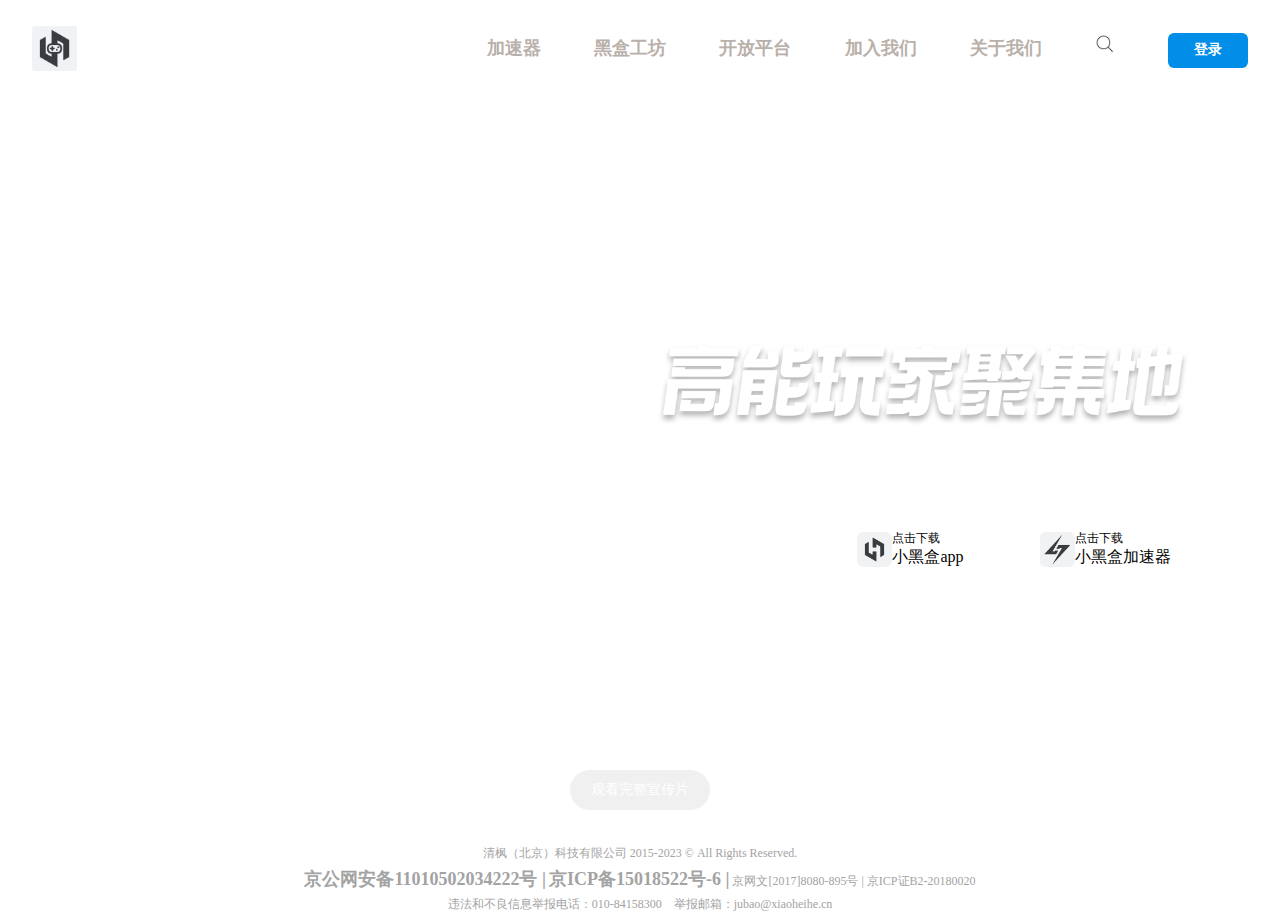
<file: index.html>
<!DOCTYPE html>
<html lang="en">
    <head>
        <meta charset="UTF-8" />
        <meta http-equiv="X-UA-Compatible" content="IE=edge" />
        <meta name="viewport" content="width=device-width, initial-scale=1.0" />
        <title>小黑盒 - 高能玩家聚集地</title>
        <link rel="shortcut icon" sizes="48*48" href="img/heybox_bbs_128_128.png" />
        <link rel="stylesheet" href="css/blackbox-index.css" />
        <link rel="stylesheet" href="css/bootstrap-theme.css" />
        <style></style>
    </head>
    <body>
        <div class="app">
            <!-- <div class="laugh">EN</div> -->
            <div class="center">
                <!-- 一楼 header -->
                <div class="header">
                    <div class="logo">
                        <img src="img/logo-header.png" alt="" />
                    </div>
                    <div class="navbox">
                        <div class="nav-item">
                            <ul>
                                <li style="color: #ffffff">首页</li>
                                <li><a href="blackbox-accelerator.html">加速器</a> </li>
                                <li><a href="blackbox-workshop.html">黑盒工坊</a> </li>
                                <li>开放平台</li>
                                <li><a href="blackbox-staff.html">加入我们</a> </li>
                                <li><a href="blackbox-information.html"> 关于我们</a></li>
                                <li class="serch">
                                    <img src="img/serch.png" alt="" />
                                </li>
                                <li><div class="login">登录</div></li>
                            </ul>
                        </div>
                    </div>
                </div>

                <!-- 主体 main 中间文字部分-->
                <main>
                    <div></div>
                    <div class="main-box">
                        <div class="txt01">
                            <img src="img/text01.png" alt="" />
                        </div>
                        <p>百科工具、战绩查询、圈内要闻、游戏资讯、内容社区、便利商城，</p>
                        <p>专业定制、高度集成，一站变身玩家达人！</p>
                        <!-- 下载项 -->
                        <div class="download">
                            <div class="download-box">
                                <div class="xhhapp">
                                    <img src="img/logoapp.png" alt="" />
                                    <div class="apptxt">
                                        <p>点击下载</p>
                                        <p class="btxt">小黑盒app</p>
                                    </div>
                                </div>
                                <div class="xhhjsq">
                                    <img src="img/xhhjsq.png" alt="" />
                                    <div class="appjsq">
                                        <p>点击下载</p>
                                        <p class="btxt">小黑盒加速器</p>
                                    </div>
                                </div>
                                <!-- 悬浮下载项 -->
                                <div class="xhhapp-01">
                                    <img src="img/ewm.png" alt="" />
                                    <div class="downbox">
                                        <div class="appled pic">
                                            <img src="img/apple.png" alt="" />
                                            <span>IOS下载</span>
                                        </div>
                                        <div class="android pic">
                                            <img src="img/andriod.png" alt="" />
                                            <span>Android下载</span>
                                        </div>
                                    </div>
                                </div>
                            </div>
                        </div>
                    </div>
                </main>
                <!-- 底部信息 -->
                <footer></footer>
                <div class="txt">
                    <div class="dxcp"><span class="xcp">观看完整宣传片</span></div>
                    <p>清枫（北京）科技有限公司 2015-2023 © All Rights Reserved.</p>
                    <a href="#">京公网安备11010502034222号 |</a>
                    <a href="#">京ICP备15018522号-6 |</a>
                    <span></span>
                    <span>京网文[2017]8080-895号 | 京ICP证B2-20180020</span>
                    <p>违法和不良信息举报电话：010-84158300　举报邮箱：jubao@xiaoheihe.cn</p>
                </div>
            </div>
        </div>
        <!-- 背景横幅 -->
        <div class="video-box .container">
            <video
                src="https://cdn.max-c.com/static/video/xiaoheihe_video_s.mp4"
                autoplay="autoplay"
                width="100%"
                loop="loop"
                muted="muted"
                poster="https://cdn.max-c.com/heybox/dailynews/img/7a4d601b5f9797705f12a895c9a8e2d0.jpg"
            >
                抱歉，您的浏览器不支持内嵌视频
            </video>
        </div>
    </body>
</html>
</file>
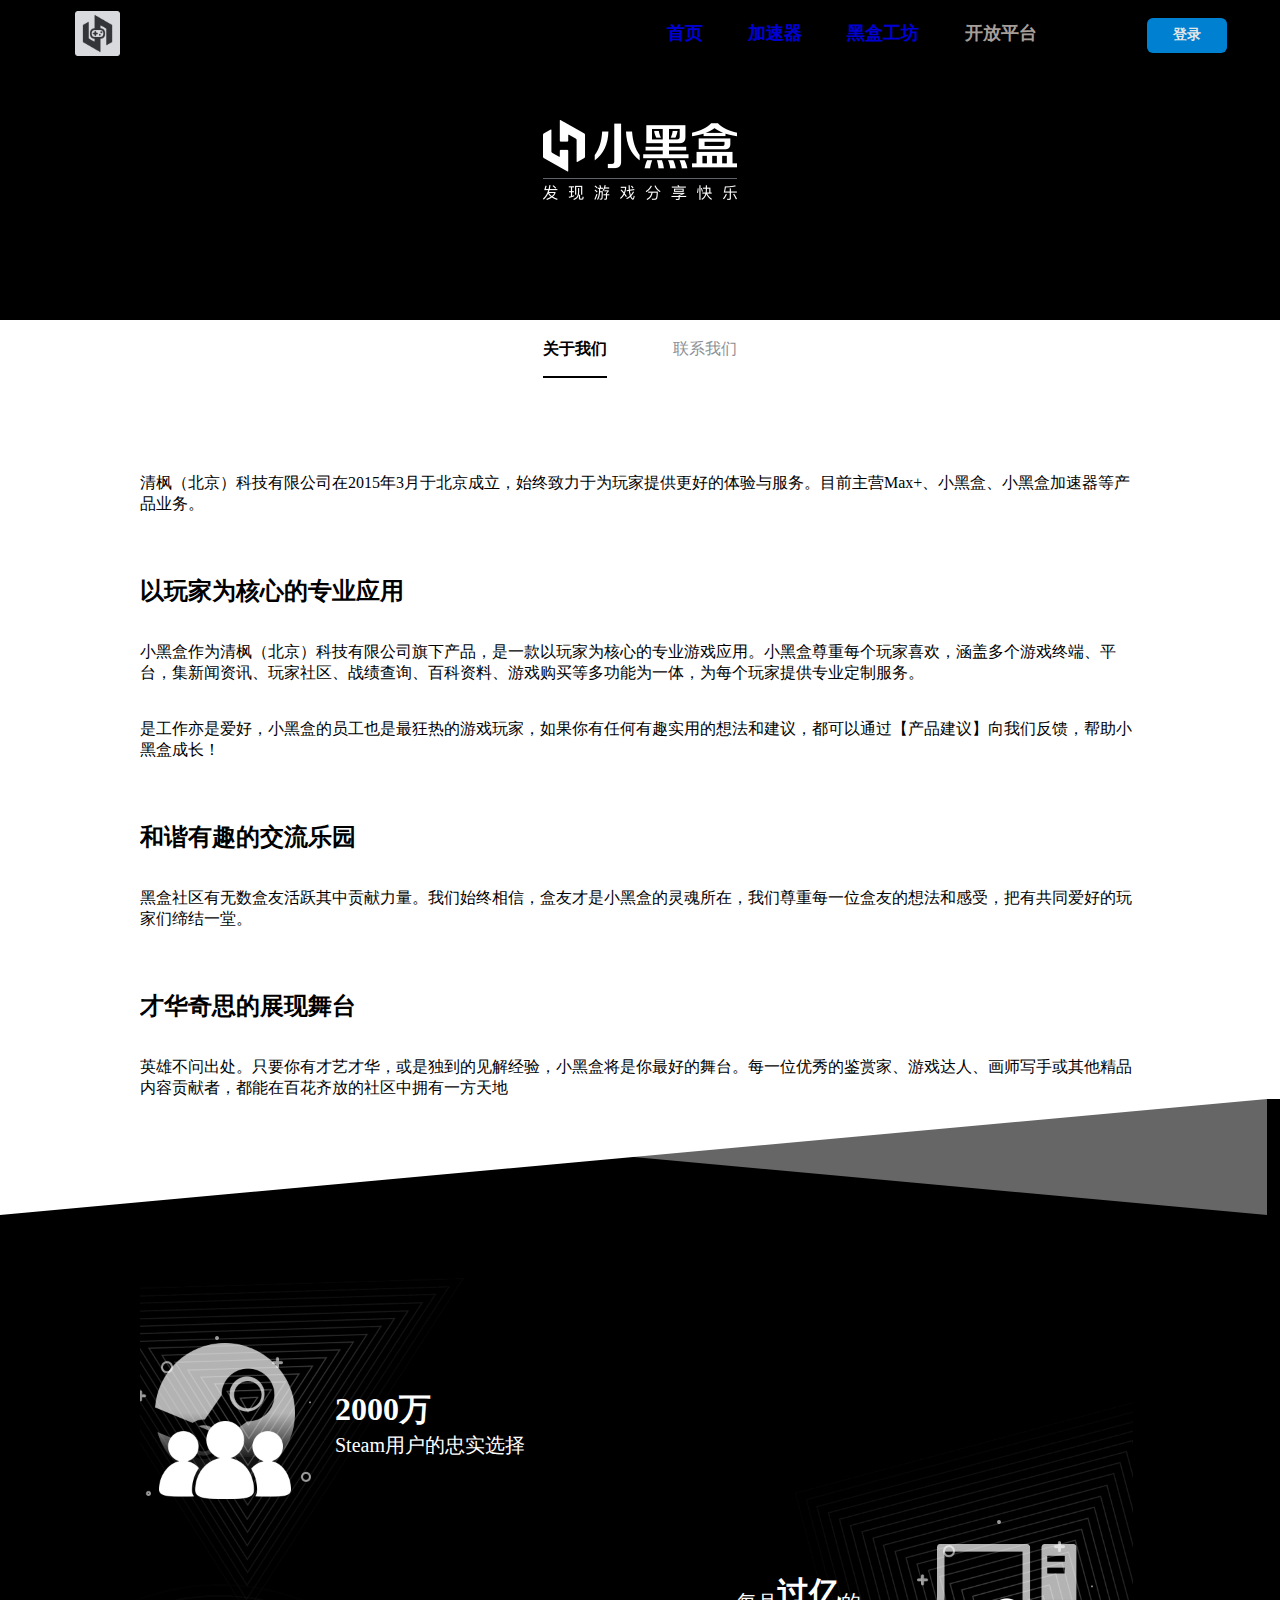
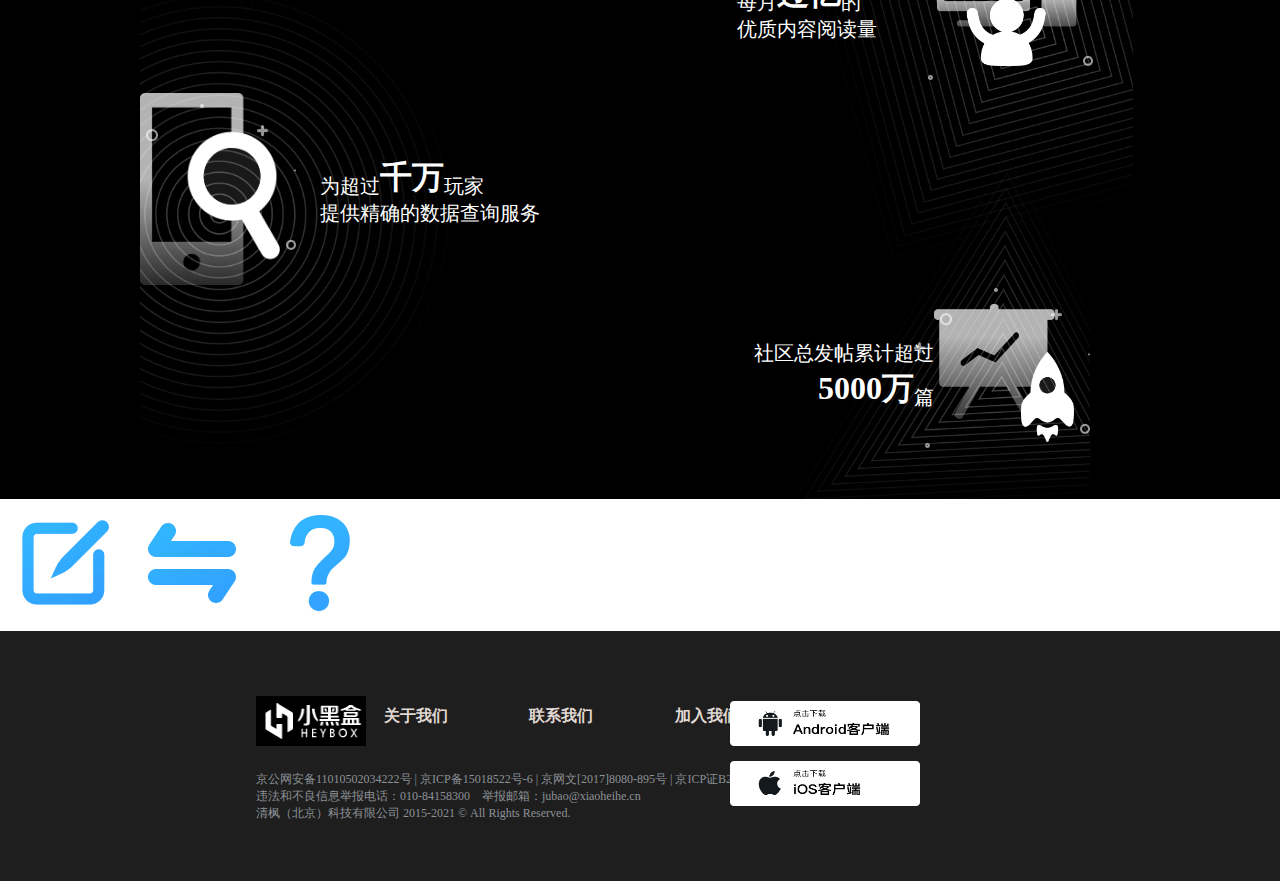
<file: blackbox-information.html>
<!DOCTYPE html>
<html lang="en">
<head>
  <meta charset="UTF-8">
  <meta http-equiv="X-UA-Compatible" content="IE=edge">
  <meta name="viewport" content="width=device-width, initial-scale=1.0">
  <link rel="shortcut icon" sizes="48*48" href="img/heybox_bbs_128_128.png" />
  <title>小黑盒 - 高能玩家聚集地</title>
  <link rel="stylesheet" href="css/blackbox-information.css">
</head>
<body>
  <div class="information">
      <header>
        <div class="header" id="bgb">
          <div class="logo">
              <img src="img/logo-header.png" alt="" />
          </div>
          <div class="navbox">
              <div class="nav-item">
                  <ul>
                      <li style="color: #b9b0aa"><a href="index.html">首页</a></li>
                      <li><a href="blackbox-accelerator.html">加速器</a> </li>
                      <li><a href="blackbox-workshop.html">黑盒工坊</a> </li>
                      <li>开放平台</li>
                      <li class="serch">
                          <img src="img/serch.png" alt="" />
                      </li>
                      <li><div class="login">登录</div></li>
                  </ul>
              </div>
          </div>
      </div>
      </header>
      <div class="box-top">
             <img src="img/information/title.png" alt="">
         </div>
      <div class="section-t">
          <div class="second-level-box-c">
            <ul>
              <li><p id="btn1"> 关于我们</p></li>
              <li class="test"><p id="btn2">联系我们</p></li>
              <div class="navbar"></div>
            </ul>
          </div>
      </div>
      <script>
        btn1.onclick = function(){
          console.log('1');
           main.style.display = 'block';  
           main2.style.display = 'none'       
            } 
        btn2.onclick = function(){
          console.log('1');
           main.style.display = 'none';  
           main2.style.display = 'block';             
            } 
        
      </script>
      <main id="main">
             <div class="center"> 
             
             <div class="section-c">
                  <p>清枫（北京）科技有限公司在2015年3月于北京成立，始终致力于为玩家提供更好的体验与服务。目前主营Max+、小黑盒、小黑盒加速器等产品业务。</p>
                  <h2>以玩家为核心的专业应用</h2>
                  <p>小黑盒作为清枫（北京）科技有限公司旗下产品，是一款以玩家为核心的专业游戏应用。小黑盒尊重每个玩家喜欢，涵盖多个游戏终端、平台，集新闻资讯、玩家社区、战绩查询、百科资料、游戏购买等多功能为一体，为每个玩家提供专业定制服务。</p>
                  <p>是工作亦是爱好，小黑盒的员工也是最狂热的游戏玩家，如果你有任何有趣实用的想法和建议，都可以通过【产品建议】向我们反馈，帮助小黑盒成长！</p>
                  <h2>和谐有趣的交流乐园</h2>
                  <p>黑盒社区有无数盒友活跃其中贡献力量。我们始终相信，盒友才是小黑盒的灵魂所在，我们尊重每一位盒友的想法和感受，把有共同爱好的玩家们缔结一堂。</p>
                  <h2>才华奇思的展现舞台</h2>
                  <p>英雄不问出处。只要你有才艺才华，或是独到的见解经验，小黑盒将是你最好的舞台。每一位优秀的鉴赏家、游戏达人、画师写手或其他精品内容贡献者，都能在百花齐放的社区中拥有一方天地</p>
             
             </div>   
        </div>
        <div class="section-b">
          <div class="section-w"></div>
          <div class="section-d"></div>
          <div class="center">
          <div class="section-b-inner"> 
            <div class="user ">
              <div class="pic1">
                <img src="img/information/1-1@3x.png" alt="">
              </div>
              <div class="pic2">
                <img src="img/information/2-1@3x.png" alt="">
              </div>
              <div class="pic3">
                <img src="img/information/3-1@3x.png" alt="">
              </div>
              <div class="text">
                <h1>2000万</h1>
                <p>Steam用户的忠实选择</p>
              </div>
            </div>
            <div class="read">
              <div class="text">
                <p>每月</p>
                <h1>过亿</h1>
                <p>的</p>
                <p>优质内容阅读量</p>
              </div>
              <div class="pic1">
                <img src="img/information/1-2@3x.png" alt="">
              </div>
              <div class="pic2">
                <img src="img/information/2-1@3x.png" alt="">
              </div>
              <div class="pic3">
                <img src="img/information/3-2@3x.png" alt="">
              </div>
              
            </div>
             <div class="search ">
              <div class="pic1">
                <img src="img/information/1-3@3x.png" alt="">
              </div>
              <div class="pic2">
                <img src="img/information/2-1@3x.png" alt="">
              </div>
              <div class="pic3">
                <img src="img/information/3-3@3x.png" alt="">
              </div>
              <div class="text">
                <p>为超过</p>
                <h1>千万</h1><p>玩家</p>
                <p>提供精确的数据查询服务</p>
              </div>
            </div>
            <div class="comm">
              <div class="text">
                <p>社区总发帖</p>
                <p>累计超过</p>
                <h1>5000万</h1>
                <p>篇</p>
              </div>
              <div class="pic1">
                <img src="img/information/1-4@3x.png" alt="">
              </div>
              <div class="pic2">
                <img src="img/information/2-1@3x.png" alt="">
              </div>
              <div class="pic3">
                <img src="img/information/3-4@3x.png" alt="">
              </div>
              
            </div>
            <div class=""></div>
            <div class=""></div>
          </div>
        </div>
          
        </div>
      </main>
        <div class="main2" id="main2">
           <div class="content-us">
              <div class="about-us-l">
                <img src="img/information/us-l.png" alt="">
              </div>
              <div class="about-us-c">
                <img src="img/information/us-c.png" alt="">
              </div>
              <div class="about-us-r">
                <img src="img/information/us-r.png" alt="">
              </div>
           </div>
        </div>
      <footer >
        <div class="logo">
          <img src="img/jsq/jsq-logo-b.png" alt="">
        </div>
        <div class="nav-item">
          <ul>
              <li>关于我们</li>
              <li>联系我们</li>
              <li>加入我们</li>
              <li>开放平台</li>
          </ul>
        </div>
        <div class="right-txt">
          <p>京公网安备11010502034222号 | 京ICP备15018522号-6 | 京网文[2017]8080-895号 | 京ICP证B2-20180020</p>
          <p>违法和不良信息举报电话：010-84158300　举报邮箱：jubao@xiaoheihe.cn</p>
          <p>清枫（北京）科技有限公司 2015-2021 © All Rights Reserved.</p>
        </div>
        <div class="box1">
          <div class="icon">
              <div class="img-box-t">
                  <img src="img/information/下载.png" alt="">
              </div>
              <div class="img-box-b">
                <img src="img/information/下载 (1).png" alt="">
            </div>
          </div>
      </div>
      </footer>
    </div>
  </div>
</body>
</html>
</file>
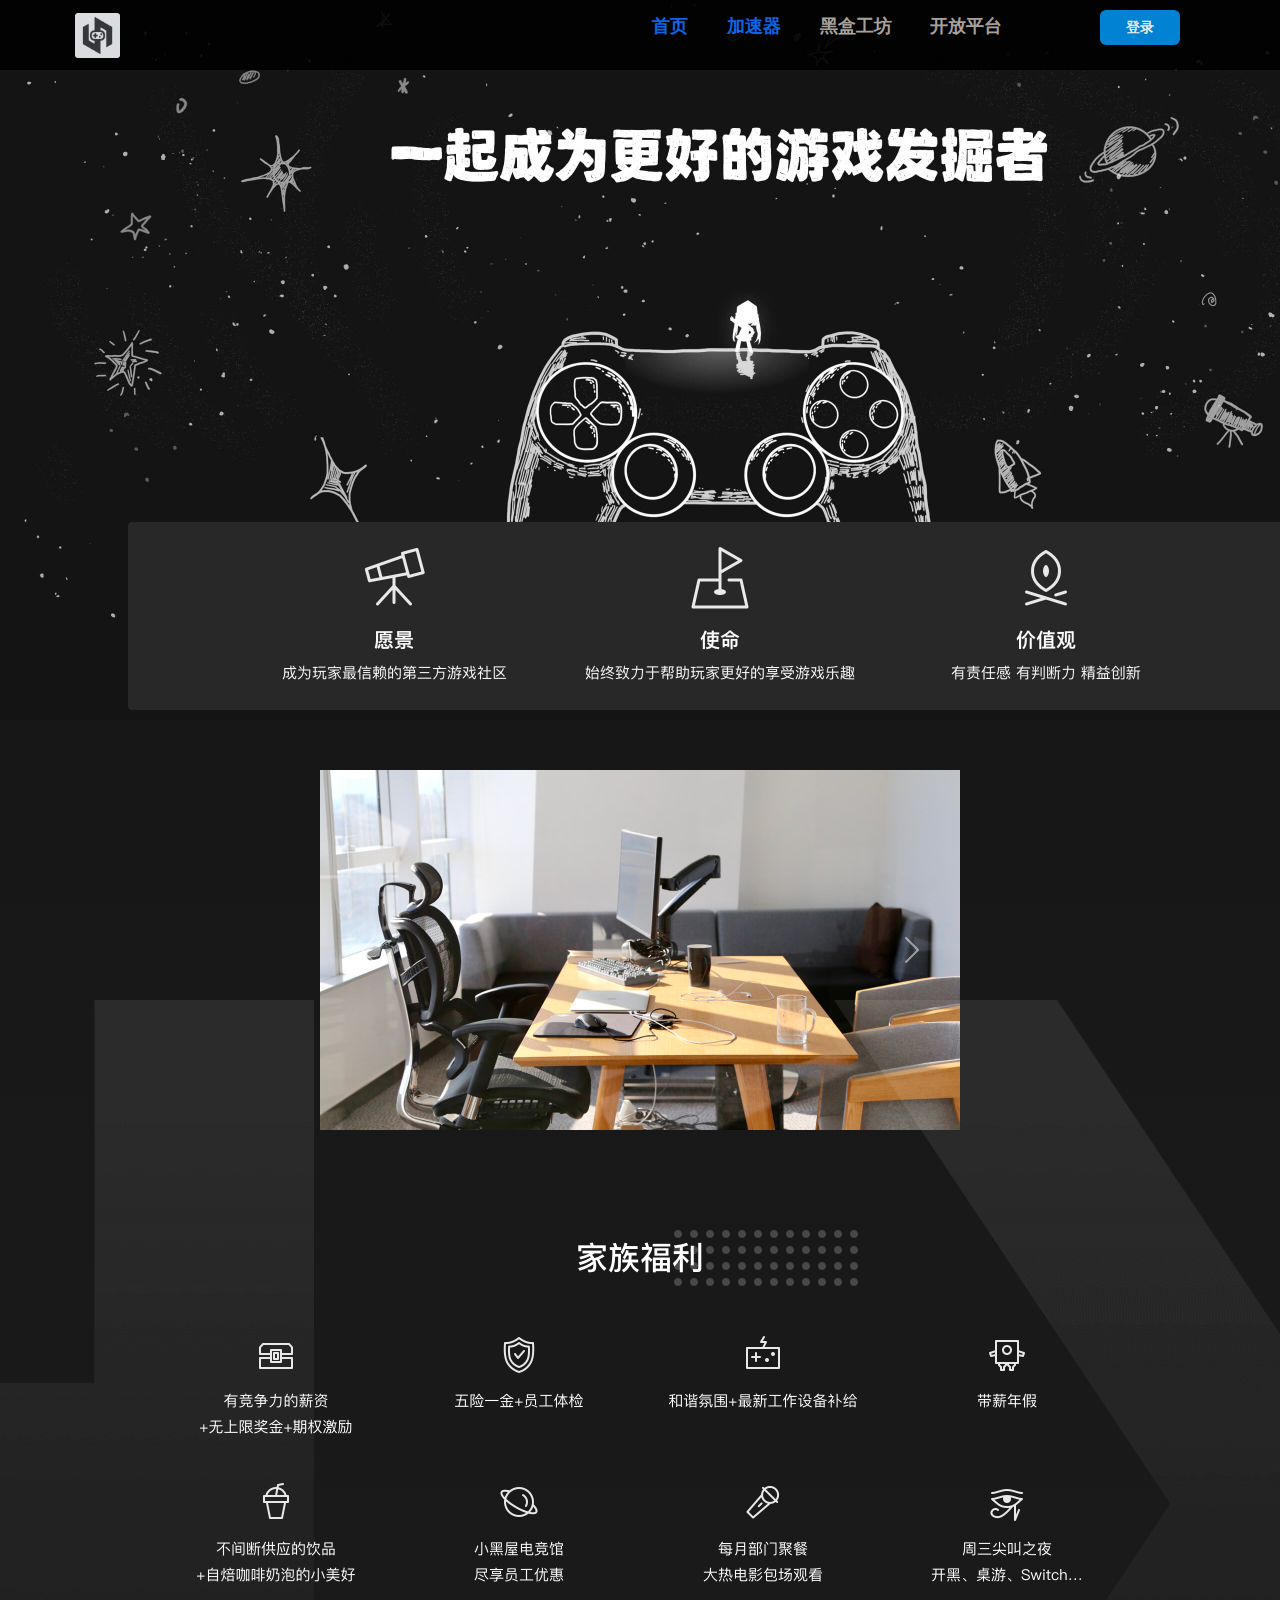
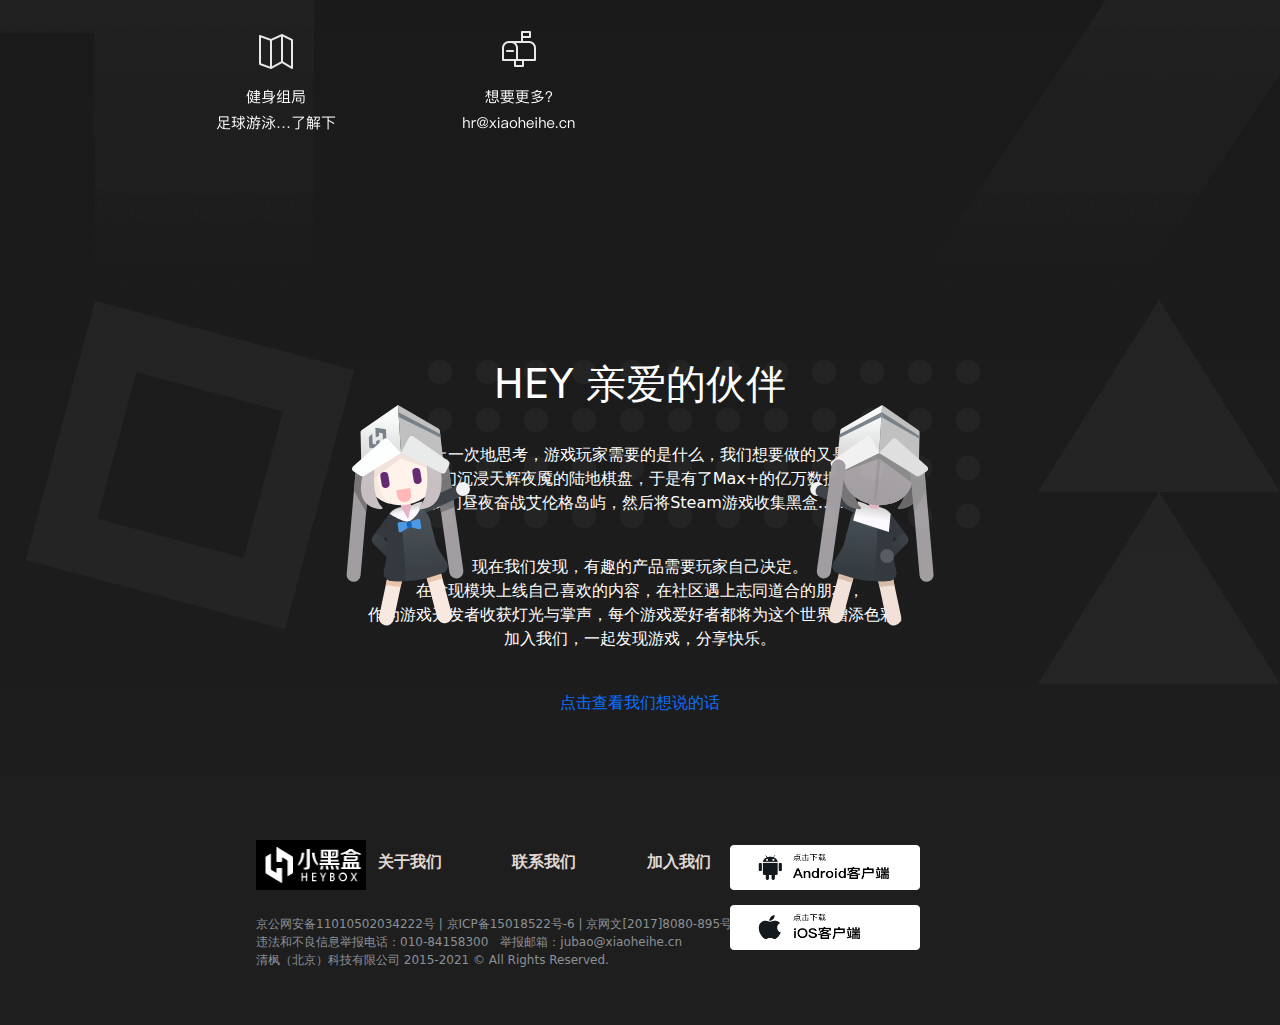
<file: blackbox-staff.html>
<!DOCTYPE html>
<html lang="en">
    <head>
        <meta charset="UTF-8" />
        <meta http-equiv="X-UA-Compatible" content="IE=edge" />
        <meta name="viewport" content="width=device-width, initial-scale=1.0" />
        <link rel="shortcut icon" sizes="48*48" href="img/heybox_bbs_128_128.png" />  
        <link rel="stylesheet" href="css/bootstrap.css" />
        <link rel="stylesheet" href="css/blackbox-staff.css" />
        <script src="js/bootstrap.js"></script>
        <title>小黑盒 - 加入我们</title>
    </head>
    <body>
        <header>
            <div class="header" id="bgb">
                <div class="logo">
                    <img src="img/logo-header.png" alt="" />
                </div>
                <div class="navbox">
                    <div class="nav-item">
                        <ul>
                            <li style="color: #b9b0aa"><a href="index.html">首页</a> </li>
                            <li><a href="blackbox-accelerator.html">加速器</a> </li>
                            <li><a href="blackbox-workshop.html"></a> 黑盒工坊</li>
                            <li><a href=""></a> 开放平台</li>
                            <li class="serch">
                                <img src="img/serch.png" alt="" />
                            </li>
                            <li><div class="login">登录</div></li>
                        </ul>
                    </div>
                </div>
            </div>
        </header>
        <main>
            <div class="content-t">
                <div class=""></div>
                <div class=""></div>
                <div class="pic-t"></div>
            </div>
            <div id="carouselExampleInterval" class="carousel slide" data-bs-ride="carousel">
                <div class="carousel-inner">
                    <div class="carousel-item active" data-bs-interval="2000">
                        <img src="img/staff/10@2x.jpg" class="d-block w-100" alt="..." />
                    </div>
                    <div class="carousel-item" data-bs-interval="2000">
                        <img src="img/staff/11@2x.jpg" class="d-block w-100" alt="..." />
                    </div>
                    <div class="carousel-item">
                        <img src="img/staff/12@2x.jpg" class="d-block w-100" alt="..." />
                    </div>
                    <div class="carousel-item">
                        <img src="img/staff/13@2x.jpg" class="d-block w-100" alt="..." />
                    </div>
                    <div class="carousel-item">
                        <img src="img/staff/3@2x.jpg" class="d-block w-100" alt="..." />
                    </div>
                </div>
                <button class="carousel-control-prev" type="button" data-bs-target="#carouselExampleInterval" data-bs-slide="prev">
                    <span class="carousel-control-prev-icon" aria-hidden="true"></span>
                    <span class="visually-hidden">Previous</span>
                </button>
                <button class="carousel-control-next" type="button" data-bs-target="#carouselExampleInterval" data-bs-slide="next">
                    <span class="carousel-control-next-icon" aria-hidden="true"></span>
                    <span class="visually-hidden">Next</span>
                </button>
            </div>
             <div class="content-c"></div>
            <div class="img-l"></div>
            <div class="img-r"></div>
            </div>
            <div class="img-l-2"></div>   
            <div class="img-r-2"></div>
            <div class="content-b">
              <div class="text-HX">
                <div class="bg"></div>
                <h1 >HEY 亲爱的伙伴</h1>
                <p >我们不止一次地思考，游戏玩家需要的是什么，我们想要做的又是什么。
                  <br >我们沉浸天辉夜魇的陆地棋盘，于是有了Max+的亿万数据；
                  <br >我们昼夜奋战艾伦格岛屿，然后将Steam游戏收集黑盒……</p>
                  <p >现在我们发现，有趣的产品需要玩家自己决定。
                    <br >在发现模块上线自己喜欢的内容，在社区遇上志同道合的朋友，
                    <br >作为游戏开发者收获灯光与掌声，每个游戏爱好者都将为这个世界增添色彩。
                    <br >加入我们，一起发现游戏，分享快乐。</p>
                    <a   class="link">点击查看我们想说的话</a>
                    <div class="HXNl">
                      <img src="img/staff/heybox_image_left.svg" alt="">
                    </div><div class="HXNr">
                      <img src="img/staff/heybox_image_right.svg" alt="">
                    </div>
              </div>
            </div>
        </main>
        <footer >
          <div class="logo">
            <img src="img/jsq/jsq-logo-b.png" alt="">
          </div>
          <div class="nav-item">
            <ul>
                <li>关于我们</li>
                <li>联系我们</li>
                <li>加入我们</li>
                <li>开放平台</li>
            </ul>
          </div>
          <div class="right-txt">
            <p>京公网安备11010502034222号 | 京ICP备15018522号-6 | 京网文[2017]8080-895号 | 京ICP证B2-20180020</p>
            <p>违法和不良信息举报电话：010-84158300　举报邮箱：jubao@xiaoheihe.cn</p>
            <p>清枫（北京）科技有限公司 2015-2021 © All Rights Reserved.</p>
          </div>
          <div class="box1">
            <div class="icon">
                <div class="img-box-t">
                    <img src="img/information/下载.png" alt="">
                </div>
                <div class="img-box-b">
                  <img src="img/information/下载 (1).png" alt="">
              </div>
            </div>
        </div>
        </footer>
    </body>
</html>
</file>
<file: css/blackbox-index.css>
/* 公共式样 */
.clearfix:after {
    content: '';
    display: block;
    clear: both;
}
.center {
    width: 95%;
    margin: 0 auto;
}
* {
    margin: 0;
    padding: 0;
    /* box-sizing: border-box; */
}
ul {
    list-style: none;
}
a {
    text-decoration: none;
}
body{
    overflow-y: hidden;
}
/* 一楼 header？ */
.app{
    display: flex;
    justify-content: flex-end;
}
.header {
    background-color: transparent;
    height: 100px;
    display: flex;
    align-items: center;
    justify-content: space-between;
}
.header .logo {
    float: left;
}
.header .logo img {
    width: 45px;
    cursor: pointer;
}
/* 导航栏 nav css */
.header .navbox {
    display: flex;
    justify-content: space-between;
}
.header .navbox .nav-item {
    width: 850px;
}
.header .navbox .nav-item ul {
    display: flex;
    justify-content: space-between;
    align-items: baseline;


}
.header .navbox .nav-item ul li,a {
    font-weight: bold;
    font-size: 18px;
    color: #b9b0aa;
    cursor: pointer;
}
a:visited{
    color: #b9b0aa;
}
/* 搜索图标 serch */
.header .navbox .serch {
    width: 20px;
    height: 20px;
}
.header .navbox .serch img {
    width: 20px;
    height: 20px;
}
/* 登录按钮  */
.header .navbox .login {
    background-color: #008ee8;
    width: 80px;
    height: 35px;
    display: flex;
    justify-content: center;
    align-items: center;
    font-size: 14px;
    border-radius: 6px;
    color: #fff;
}
/* 主体 文字部分 */
main {
    width: 100%;
    height: 750px;
    display: flex;
    align-items: center;
    justify-content: space-between;

}
main .main-box {

    display: flex;
    flex-direction: column;
    align-items: flex-end;
    margin-top: 160px;
    margin-right: 60px;
}
main .main-box .txt01 img {
    width: 530px;
    margin-bottom: 15px;
}
main .main-box > p {
    margin-bottom: 5px;
    color: #fff;
}
/* 下载项 */
main .main-box .download {
    width: 530px;

    display: flex;
}
main .main-box .download .download-box {
    display: flex;
    width: 600px;
    flex-wrap: wrap;
    justify-content: flex-end;
}
main .main-box .download .xhhapp,
.xhhjsq {
 
    display: flex;
    justify-content: center;
    align-items: center;
    width: 165px;
    height: 55px;
    background-color: #fff;
    border-radius: 6px;
    font-size: 12px;
    margin-top: 25px;
    margin-left: 30px;
    margin-bottom: 30px;
    cursor: pointer;
}
main .main-box .download-box .xhhapp:hover ~ .xhhapp-01 {
    opacity: 1;
    transition-delay: 0s;
}
main .main-box .download-box .xhhapp-01:hover {
    opacity: 1;
    transition-delay: 0s;
}
main .main-box .download .xhhapp img,
.xhhjsq img {
    width: 35px;
    height: 35px;
}
main .main-box .download .btxt {
    font-size: 16px;
}
/* 悬浮显示下载项 */
/* w300 h160  130*59 */
main .main-box .xhhapp-01 {
    width: 300px;
    height: 160px;
   
    display: flex;
    justify-content: center;
    align-items: center;
    background-color: #fff;
    border-radius: 8px;
    position: relative;
    opacity: 0;
    transition: opacity 0.5s linear 0.5s;
    margin-right: 65px;
    cursor: pointer;
}
main .main-box .appled,
.android {
    width: 130px;
    height: 60px;
    background-color: #f3f4f5;
    display: flex;
    justify-content: center;
    align-items: center;
    margin-bottom: 5px;
    margin-left: 10px;
    border-radius: 6px;
}
main .main-box .xhhapp-01 > img {
    width: 125px;
    height: 125px;
}
main .main-box .xhhapp-01 .pic img {
    width: 15px;
    height: 15px;
}
/* 底部信息栏 */
footer {
    margin-top: -15px;
}
.txt{
    color: #a3a3a3;
    text-align: center;
    font-size: 12px;
}
.txt .dxcp{
    font-size: 14px;
    margin: 0 auto;
    margin-top: -80px;
    margin-bottom: 35px;
    height: 40px;
    width: 110px;
    border-radius: 20px;
    display: flex;
    justify-content: center;
    align-items: center;
    padding: 0 15px;
    color: #fff;
    background-color: rgba(182, 182, 182, 0.2);
    cursor: pointer;
}
.txt p{
    margin:5px 0;
}
.txt a{
    color: #a3a3a3;
}
/* 背景横幅 */
.video-box {
    width: 100%;
    height: 100%;
    top: 0;
    left: 0;
    object-fit:fill;
    z-index: -1;
    position: absolute;
}
</file>
<file: css/blackbox-information.css>
/* 公共式样 */
.clearfix:after {
    content: '';
    display: block;
    clear: both;
}
.center {
    width: 1000px;
    margin: 0 auto;
    overflow: hidden;
}
@media (max-width: 768px) {
    .center {
        width: 768px;
    }
}
* {
    margin: 0;
    padding: 0;
    /* box-sizing: border-box; */
}
ul {
    list-style: none;
}
a {
    text-decoration: none;
}
a:visited{
    color: #b9b0aa;
}
body {
}
/* header css */
header{
    width: 95vw;
}
.header {
    background-color: transparent;
    height: 70px;
    display: flex;
    align-items: center;
    justify-content: space-between;
    padding: 0 75px;
    padding-right: 100px;
    background-color: #000;
    width: 90vw;
    opacity: .9;
    position: fixed;
    z-index: 3;
}
@media (max-width: 768px) {
    header,.header{
        width: 100%;
        padding: 0;
    }
}
.header .logo {
    float: left;
}
.header .logo img {
    width: 45px;
    cursor: pointer;
}
/* 导航栏 nav css */
.header .navbox {
    display: flex;
    margin-left: 50px;
    justify-content: space-between;
    width: 560px;
}
.header .navbox .nav-item {
    width: 850px;
}
.header .navbox .nav-item ul {
    display: flex;
    justify-content: space-between;
    align-items: baseline;
}
.header .navbox .nav-item ul li {
    font-weight: bold;
    font-size: 18px;
    color: #b9b0aa;
    cursor: pointer;
}
/* 搜索图标 serch */
.header .navbox .serch {
    width: 20px;
    height: 20px;
}
.header .navbox .serch img {
    width: 20px;
    height: 20px;
}
/* 登录按钮  */
.header .navbox .login {
    background-color: #008ee8;
    width: 80px;
    height: 35px;
    display: flex;
    justify-content: center;
    align-items: center;
    font-size: 14px;
    border-radius: 6px;
    color: #fff;
}
/* 上方黑盒 */

.box-top {
    background-color: #000;
    height: 320px;
    position: relative;
}
@media (max-width: 768px) {
    .box-top {
        width: 768px;
        padding: 0;
    }
}
.box-top img {
    width: 194px;
    height: 80px;
    position: absolute;
    top: 50%;
    left: 50%;
    transform: translate(-50%, -50%);
}
/* 导航栏 */
.section-t {
    width: 100%;
    height: 58px;
    position: relative;
    display: flex;
    justify-content: center;
    align-items: center;
    margin-bottom: 60px;
}
@media (max-width: 768px) {
    .box-top {
        width: 768px;
    }
}
.section-t .navbar {
    width: 64px;
    height: 2px;
    background-color: #000;
    position: absolute;
    bottom: 0;
    transition: 0.5s linear;
}
.section-t ul {
    display: flex;
    width: 194px;
    justify-content: space-between;
    font-size: 16px;
    color: #8c9196;
}
.section-t ul li {
    cursor: pointer;
}
.section-t ul :first-child p {
    color: #000;
    font-weight: bold;
}
.section-t ul .test:hover + .navbar {
    transform: translateX(130px);
}
.section-t ul :last-child:hover {
    color: #000;
    font-weight: bold;
}
/* 主文本框 */
main{
    display: block;
}
main .section-c {
    display: flex;
    margin: 0 auto;
    flex-direction: column;
}
main .section-c h2 {
    margin-top: 60px;
}
main .section-c p {
    margin-top: 35px;
}
/* 三角遮蔽 */
main .section-w {
    width: 99vw;
    height: 116px;
    background: #ffffff;
    clip-path: polygon(0 0, 100% 0, 100% 0, 0 100%);
    position: absolute;
    z-index: 2;
}
main .section-d {
    width: 99vw;
    height: 116px;
    background: #ffffff;
    opacity: 0.4;
    position: relative;
    left: 0;
    clip-path: polygon(0 0, 100% 0, 100% 100%, 50% 50%);
    z-index: 1;
}
/* 中部文本 */
main .section-b {
    background-color: #000;
    position: relative;
    height: 1000px;
}
@media (max-width: 768px) {
    .section-b {
        width: 768px;
    }
}
main .section-b .section-b-inner {
    padding: 116px 0;
}
main .section-b .user {
    height: 184px;
    width: 400px;
    display: flex;
    justify-content: center;
    align-items: center;
}
main .section-b .user .te {
    border: 2px solid #fff;
}
main .section-b .user .pic1 img {
    width: 140px;
}
main .section-b .user .pic2 img {
    width: 176px;
    z-index: 2;
    margin-left: -160px;
    margin-top: -10px;
}
main .section-b .user .pic3 img {
    width: 404px;
    margin-left: -250px;
    margin-top: 50px;
}
main .section-b-inner .user .text {
    color: #fff;
    margin-left: -130px;
}
main .section-b-inner .user .text p {
    font-size: 20px;
}
/* read */
main .section-b .read {
    height: 184px;
    width: 400px;
    margin-left: 70%;
    display: flex;
    justify-content: center;
    align-items: center;
}
main .section-b .read .te {
    border: 2px solid #fff;
}
main .section-b .read .pic1 img {
    width: 140px;
}
main .section-b .read .pic2 img {
    width: 176px;
    z-index: 2;
    margin-left: -160px;
    margin-top: -10px;
}
main .section-b .read .pic3 img {
    position: relative;
    right: 100px;
    width: 340px;
    margin-left: -200px;
    margin-top: 50px;
}
main .section-b-inner .read .text {
    color: #fff;
    margin-left: -110px;
    display: flex;
    width: 200px;
    flex-wrap: wrap;
    align-items: flex-end;
}
main .section-b-inner .read .text p {
    font-size: 20px;
    vertical-align: bottom;
}
/* search */
main .section-b .search {
    height: 184px;
    width: 400px;
    display: flex;
    justify-content: center;
    align-items: center;
}
main .section-b .search .te {
    border: 2px solid #fff;
}
main .section-b .search .pic1 img {
    width: 140px;
}
main .section-b .search .pic2 img {
    width: 176px;
    z-index: 2;
    margin-left: -160px;
    margin-top: -10px;
}
main .section-b .search .pic3 img {
    width: 404px;
    margin-left: -250px;
    margin-top: 50px;
}
main .section-b-inner .search .text {
    color: #fff;
    margin-left: -130px;
    display: flex;
    flex-wrap: wrap;
    align-items: flex-end;
}
main .section-b-inner .search .text p {
    font-size: 20px;
}
/* comm */
main .section-b .comm {
    height: 184px;
    width: 350px;
    margin-left: 70%;
    display: flex;
    justify-content: center;
    align-items: center;
}
main .section-b .comm .te {
    border: 2px solid #fff;
}
main .section-b .comm .pic1 img {
    width: 140px;
}
main .section-b .comm .pic2 img {
    width: 176px;
    z-index: 2;
    margin-left: -160px;
    margin-top: -10px;
}
main .section-b .comm .pic3 img {
    position: relative;
    right: 100px;
    width: 300px;
    margin-left: -200px;
    margin-top: -80px;
}
main .section-b-inner .comm .text {
    color: #fff;
    margin-left: -100px;
    width: px;
    display: flex;
    flex-wrap: wrap;
    justify-content: end;
    align-items: flex-end;
}
main .section-b-inner .comm .text p {
    font-size: 20px;
    vertical-align: bottom;
}
main .section-b-inner .comm .text :first-child {
    width: 100px;
}
.main2 .content-us{
    display: flex;
}
/* footer */
footer {
    height: 250px;
    background-color: #1e1e1e;
    margin: 0 auto;
    position: relative;
    display: flex;
}
@media (max-width: 768px) {
    footer {
        width: 768px;
    }
}
footer .logo {
    height: 50px;
    width: 110px;
    position: absolute;
    top: 65px;
    left: 20%;
}
footer .logo img {
    height: 50px;
    width: 110px;
}
footer .left-txt {
    width: 600px;
    display: flex;
    margin: 0;
    color: #808080;
    position: absolute;
    left: 200px;
    top: 65px;
}
footer .left-txt > div {
    margin-right: 75px;
}
footer .left-txt > div :first-child {
    color: #212121;
}
footer .right-txt {
    height: 80px;
    color: #8c9196;
    position: absolute;
    left: 20%;
    display: flex;
    flex-direction: column;
    align-items: flex-start;
    margin-right: 40px;
    font-size: 12px;
    top: 140px;
}
footer .nav-item {
    width: 500px;
    position: absolute;
    top: 75px;
    left: 30%;
}
footer .nav-item ul {
    display: flex;
    justify-content: space-between;
    align-items: baseline;
}
footer .nav-item ul li {
    font-weight: bold;
    font-size: 16px;
    color: #e0d8d2;
    cursor: pointer;
}
footer .box1 {
    width: 180px;
    height: 45px;
    background-color: #ffffff;
    border-radius: 6px;
    position: absolute;
    right: 360px;
    top: 70px;

}
footer .icon .img-box-t {
    width: 180px;
    height: 45px;
    margin-right: 10px;
    position: absolute;
    right: 0px;
    top: 0;
}
footer .icon .img-box-b {
    width: 180px;
    height: 45px;
    margin-right: 10px;
    position: absolute;
    right: 0px;
    top: 60px;
}

footer .icon img {
    width: 190px;
    height: 45px;
}
</file>
<file: css/blackbox-staff.css>
/* 公共式样 */
.clearfix:after {
    content: '';
    display: block;
    clear: both;
}
.center {
    width: 95%;
    margin: 0 auto;
}
* {
    margin: 0;
    padding: 0;
    /* box-sizing: border-box; */
}
ul {
    list-style: none;
}
a {
    text-decoration: none;
}
a:visited{
    color: #b9b0aa;
}
body {
    background-image: linear-gradient(#141414, #1e1e1e);
}
/* header */
header {
    width: 95vw;
}
.header {
    background-color: transparent;
    height: 70px;
    display: flex;
    align-items: center;
    justify-content: space-between;
    padding: 0 75px;
    padding-right: 100px;
    background-color: #000;
    width: 100vw;
    opacity: 0.9;
    position: fixed;
    z-index: 3;
}
@media (max-width: 768px) {
    header,
    .header {
        width: 100%;
        padding: 0;
    }
}
.header .logo {
    float: left;
}
.header .logo img {
    width: 45px;
    cursor: pointer;
}
/* 导航栏 nav css */
.header .navbox {
    display: flex;
    margin-left: 50px;
    justify-content: space-between;
    width: 560px;
}
.header .navbox .nav-item {
    width: 850px;
}
.header .navbox .nav-item ul {
    display: flex;
    justify-content: space-between;
    align-items: baseline;
}
.header .navbox .nav-item ul li {
    font-weight: bold;
    font-size: 18px;
    color: #b9b0aa;
    cursor: pointer;
}
/* 搜索图标 serch */
.header .navbox .serch {
    width: 20px;
    height: 20px;
}
.header .navbox .serch img {
    width: 20px;
    height: 20px;
}
/* 登录按钮  */
.header .navbox .login {
    background-color: #008ee8;
    width: 80px;
    height: 35px;
    display: flex;
    justify-content: center;
    align-items: center;
    font-size: 14px;
    border-radius: 6px;
    color: #fff;
}
/* pic-t */
.content-t {
    width: 99vw;
    background-color: #141414;
}
main .pic-t {
    margin: 0 auto;
    width: 1440px;
    height: 720px;
    background-image: url(../img/staff/banner_joinus.jpg);
    background-size: 100% auto;
    margin-bottom: 50px;
}
main .carousel {
    width: 640px;
    height: 360px;
    margin: 0 auto;
    margin-bottom: 100px;
}
/* content-c */
.content-c {
    width: 888px;
    height: 500px;
    margin: 0 auto;
    background-image: url(../img/staff/content-c.png);
    background-size: 100% auto;
    margin-bottom: 230px;
}
main .img-l {
    width: 314px;
    height: 100%;
    position: absolute;
    left: 0;
    top: 1000px;
    z-index: 1;
    background-image: url(../img/staff/img-l.png);
    background-repeat: repeat;
    background-size: 100% 100%;
}
main .img-r {
    width: 446px;
    height: 100%;
    position: absolute;
    right: 0;
    top: 1000px;
    z-index: 1;
    background-image: url(../img/staff/img-r.png);
    background-repeat: repeat;
    background-size: 100% 100%;
}
main .img-l-2 {
    width: 330px;
    height: 330px;
    position: absolute;
    left: 25px;
    top: 1900px;
    background-image: url(../img/staff/imgl2.png);
    background-repeat: no-repeat;
    background-size: 100% 100%;
}
main .img-r-2 {
    width: 242px;
    height: 384px;
    position: absolute;
    right: 0;
    top: 1900px;
    background-image: url(../img/staff/imgr2.png);
    background-repeat: no-repeat;
    background-size: 100% 100%;
}
/* content-b  */
main .content-b .text-HX {
    width: 100%;
    text-align: center;
    color: #fff;
    margin-bottom: 60px;
    position: relative;
}
main .content-b .bg {
    width: 552px;
    height: 168px;
    position: absolute;
    right: 300px;
    z-index: 1;
    background-image: url(../img/staff/bg.png);
    background-repeat: repeat;
    background-size: 100% 100%;
}
main .content-b .text-HX h1 {
    margin-bottom: 35px;
}
main .content-b .text-HX p {
    margin-bottom: 40px;
}
main .content-b .text-HX a {
    cursor: pointer;
}
main .content-b .text-HX .HXNl {
    position: absolute;
    bottom: 25%;
    left: 27%;
}
main .content-b .text-HX .HXNr {
    position: absolute;
    bottom: 25%;
    right: 27%;
}

/* footer */
footer {
    height: 250px;
    background-color: #1e1e1e;
    margin: 0 auto;
    position: relative;
    display: flex;
}
@media (max-width: 768px) {
    footer {
        width: 768px;
    }
}
footer .logo {
    height: 50px;
    width: 110px;
    position: absolute;
    top: 65px;
    left: 20%;
}
footer .logo img {
    height: 50px;
    width: 110px;
}
footer .left-txt {
    width: 600px;
    display: flex;
    margin: 0;
    color: #808080;
    position: absolute;
    left: 200px;
    top: 65px;
}
footer .left-txt > div {
    margin-right: 75px;
}
footer .left-txt > div :first-child {
    color: #212121;
}
footer .right-txt {
    height: 80px;
    color: #8c9196;
    position: absolute;
    left: 20%;
    display: flex;
    flex-direction: column;
    align-items: flex-start;
    margin-right: 40px;
    font-size: 12px;
    top: 140px;
}
footer .right-txt p {
    margin-bottom: 0;
}
footer .nav-item {
    width: 500px;
    position: absolute;
    top: 75px;
    left: 27%;
}
footer .nav-item ul {
    display: flex;
    justify-content: space-between;
    align-items: baseline;
}
footer .nav-item ul li {
    font-weight: bold;
    font-size: 16px;
    color: #e0d8d2;
    cursor: pointer;
}
footer .box1 {
    width: 180px;
    height: 45px;
    background-color: #ffffff;
    border-radius: 6px;
    position: absolute;
    right: 360px;
    top: 70px;
}
footer .icon .img-box-t {
    width: 180px;
    height: 45px;
    margin-right: 10px;
    position: absolute;
    right: 0px;
    top: 0;
}
footer .icon .img-box-b {
    width: 180px;
    height: 45px;
    margin-right: 10px;
    position: absolute;
    right: 0px;
    top: 60px;
}

footer .icon img {
    width: 190px;
    height: 45px;
}
</file>
